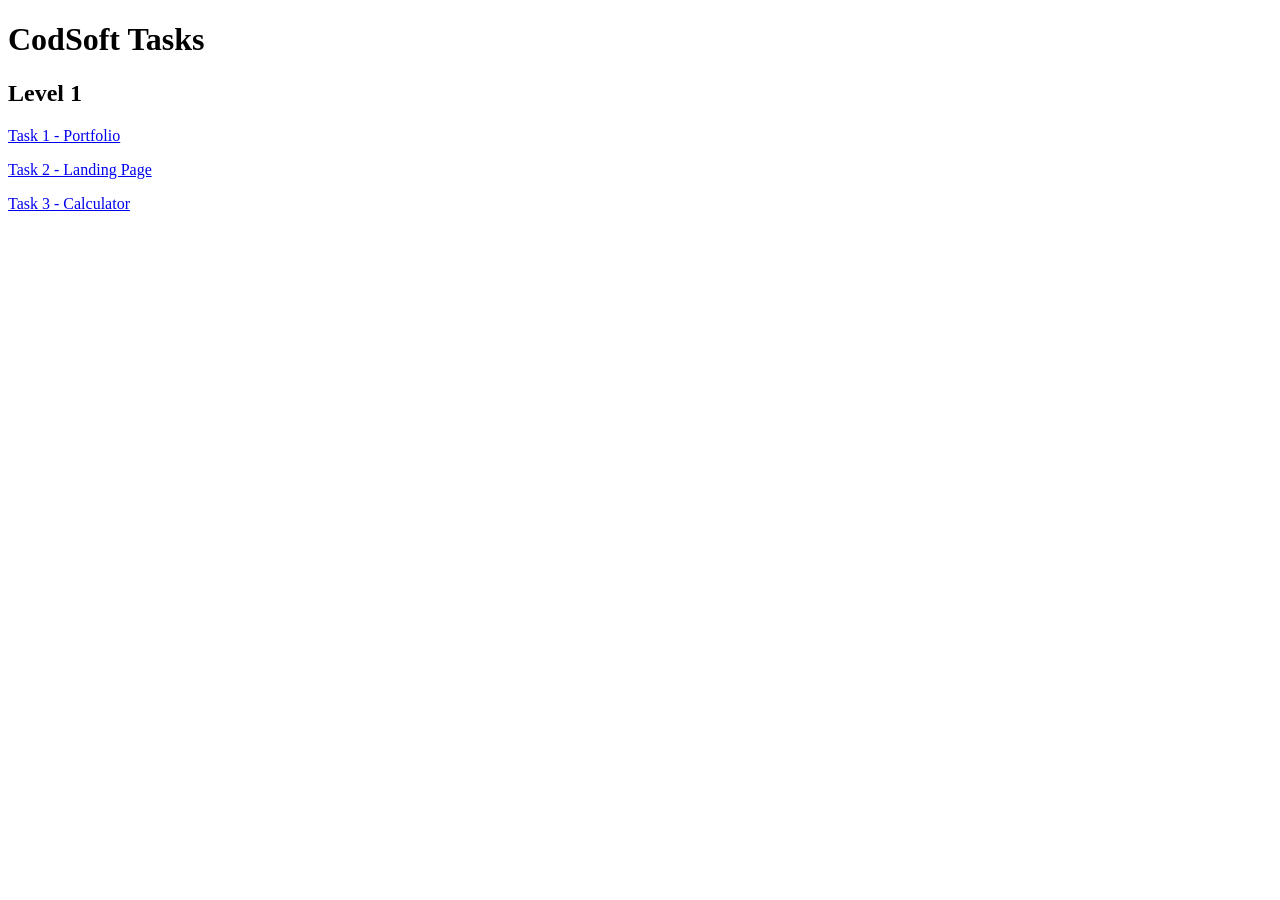
<file: index.html>
<!DOCTYPE html>
<html>

<head>
    <title>CodSoft Tasks</title>
</head>

<body>

    <h1>CodSoft Tasks</h1>

    <h2>Level 1</h2>

    <p><a target="_blank" href="./Task-1/index.html">Task 1 - Portfolio</a></p>
    <p><a target="_blank" href="./Task-2/index.html">Task 2 - Landing Page</a></p>
    <p><a target="_blank" href="./Task-3/index.html">Task 3 - Calculator</a></p>

</body>

</html>
</file>
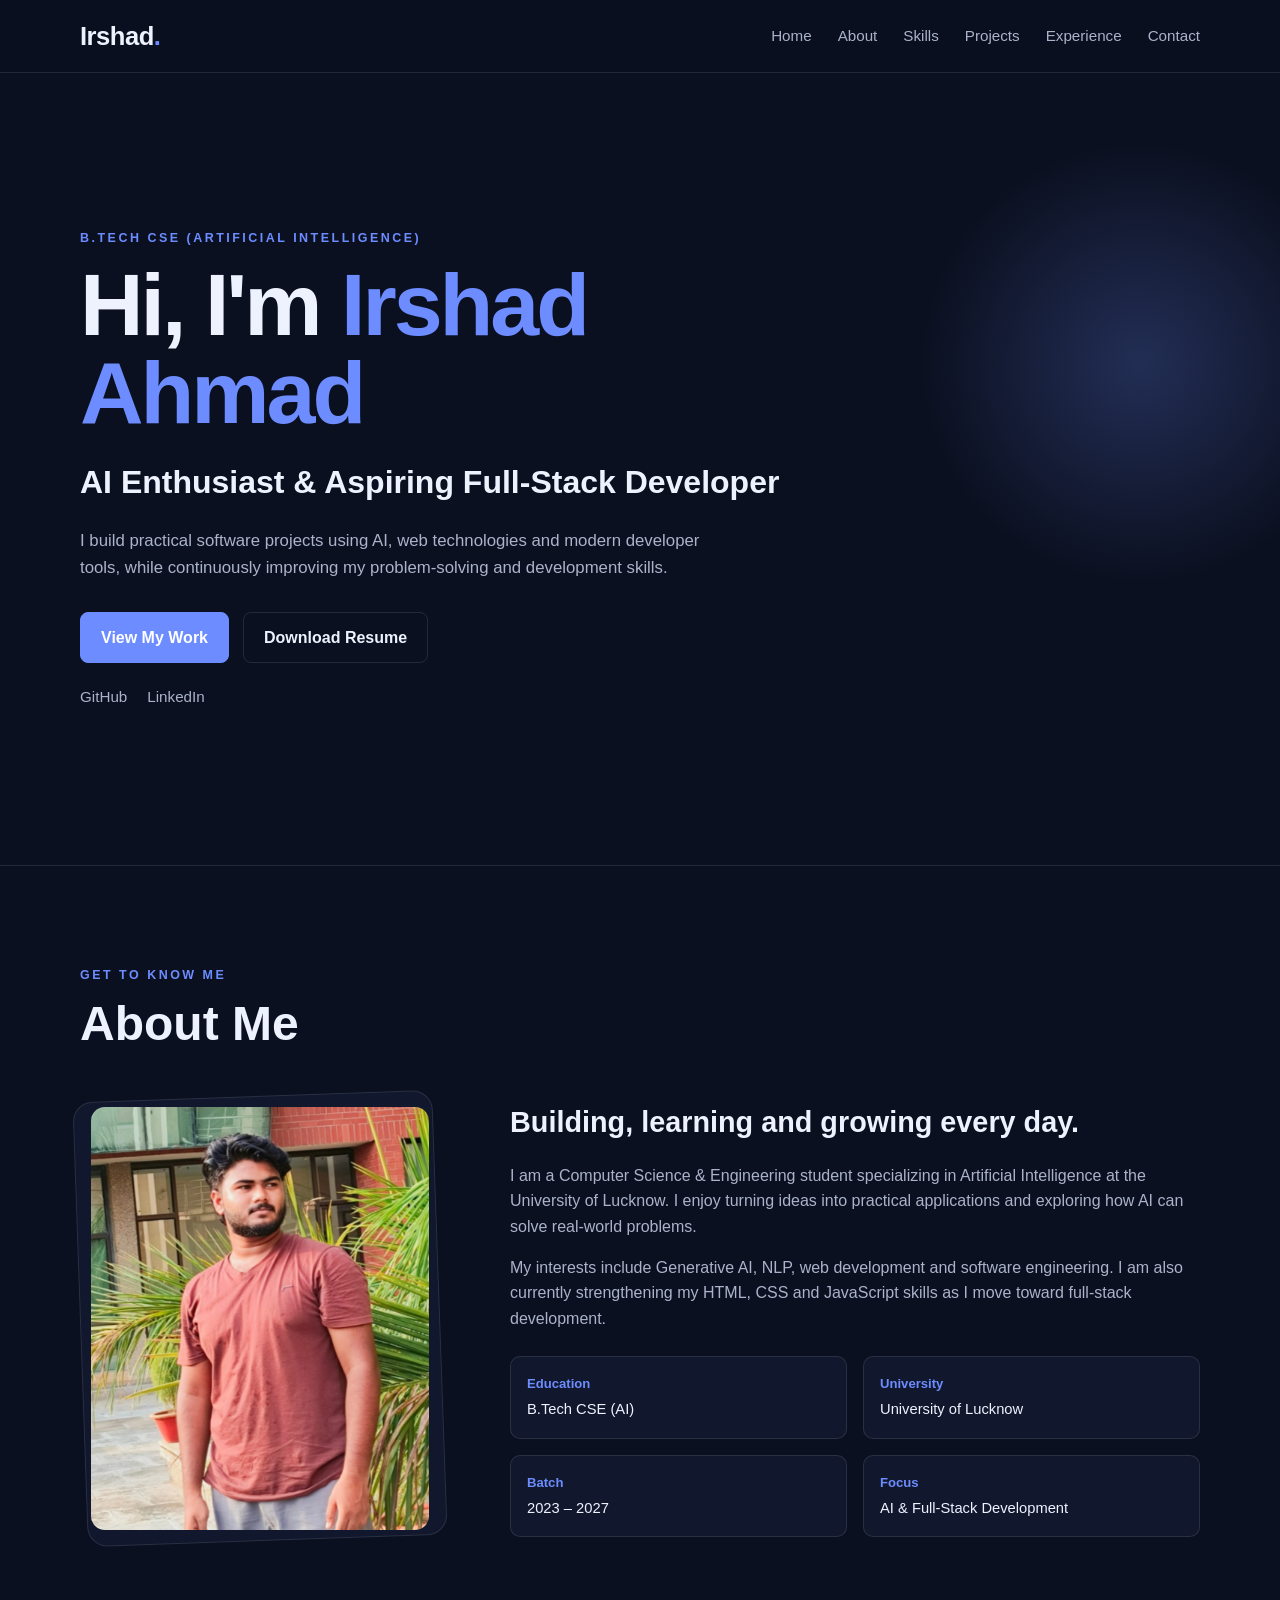
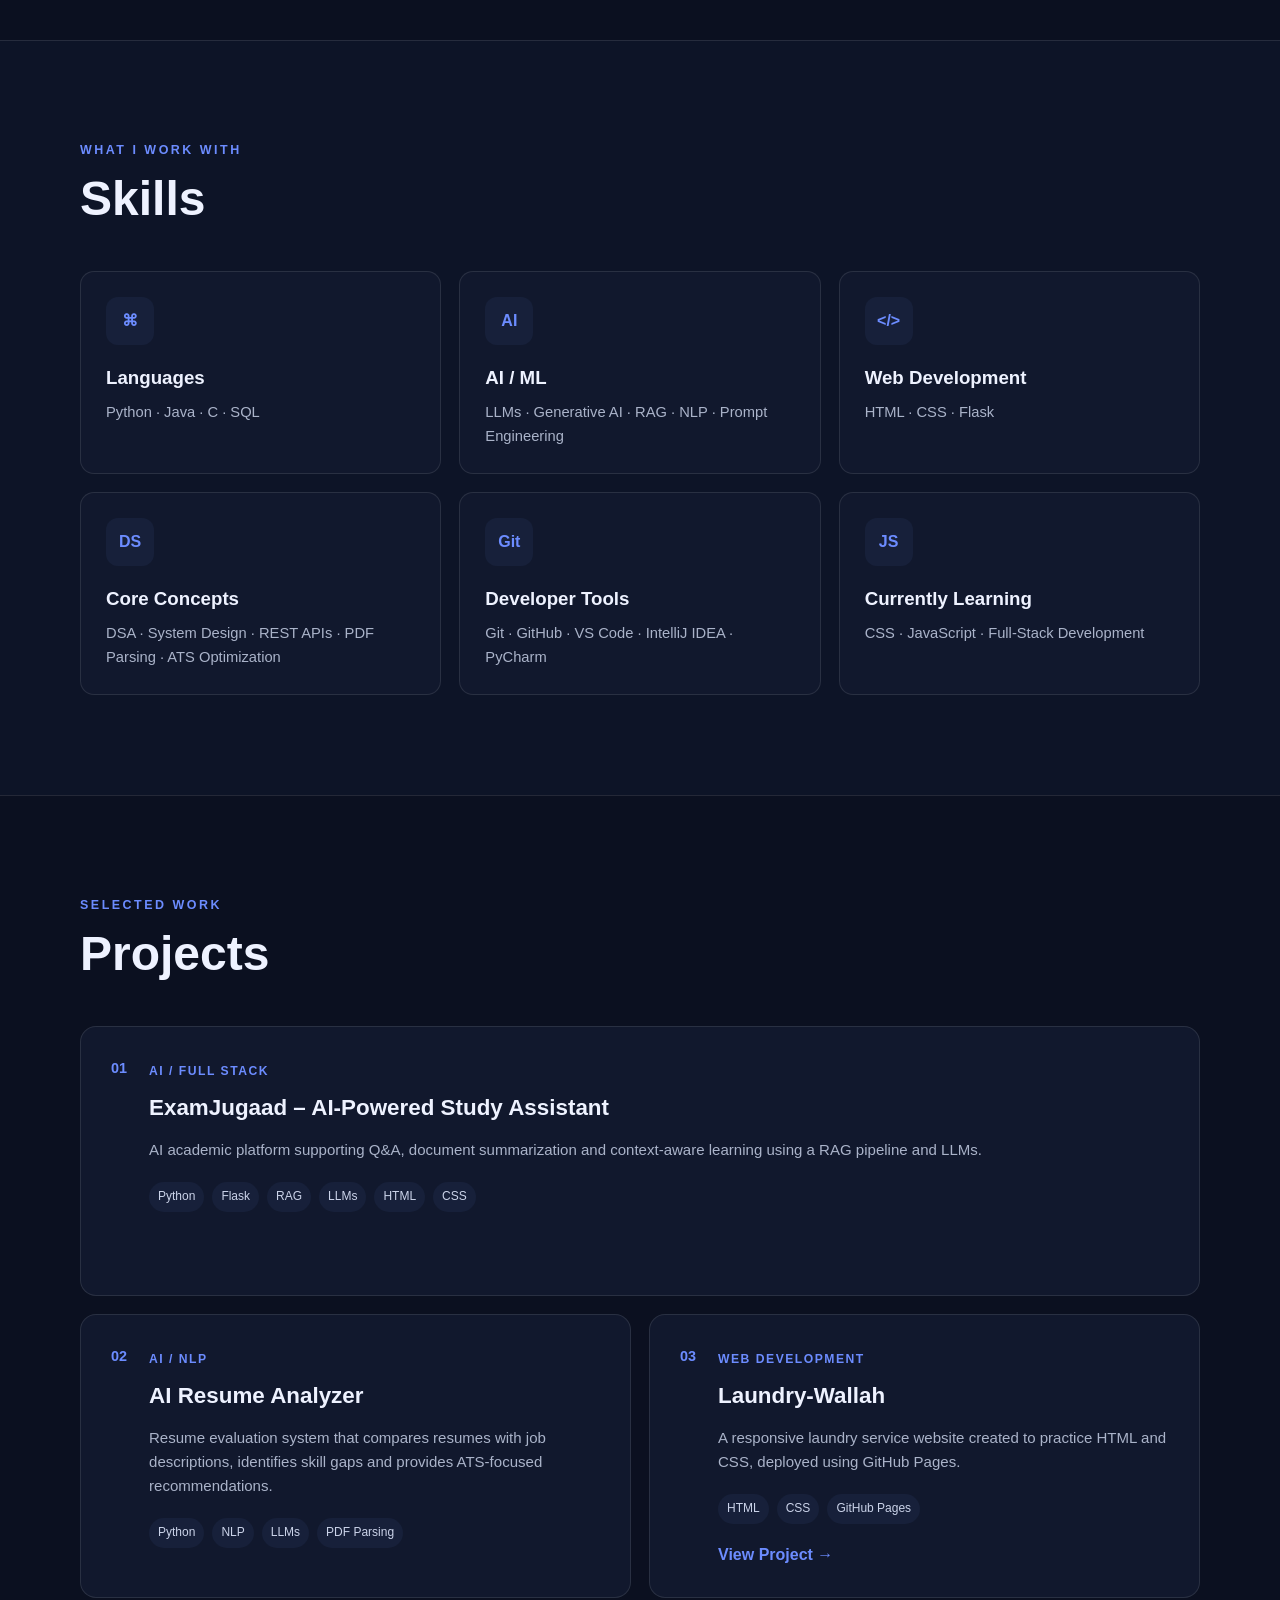
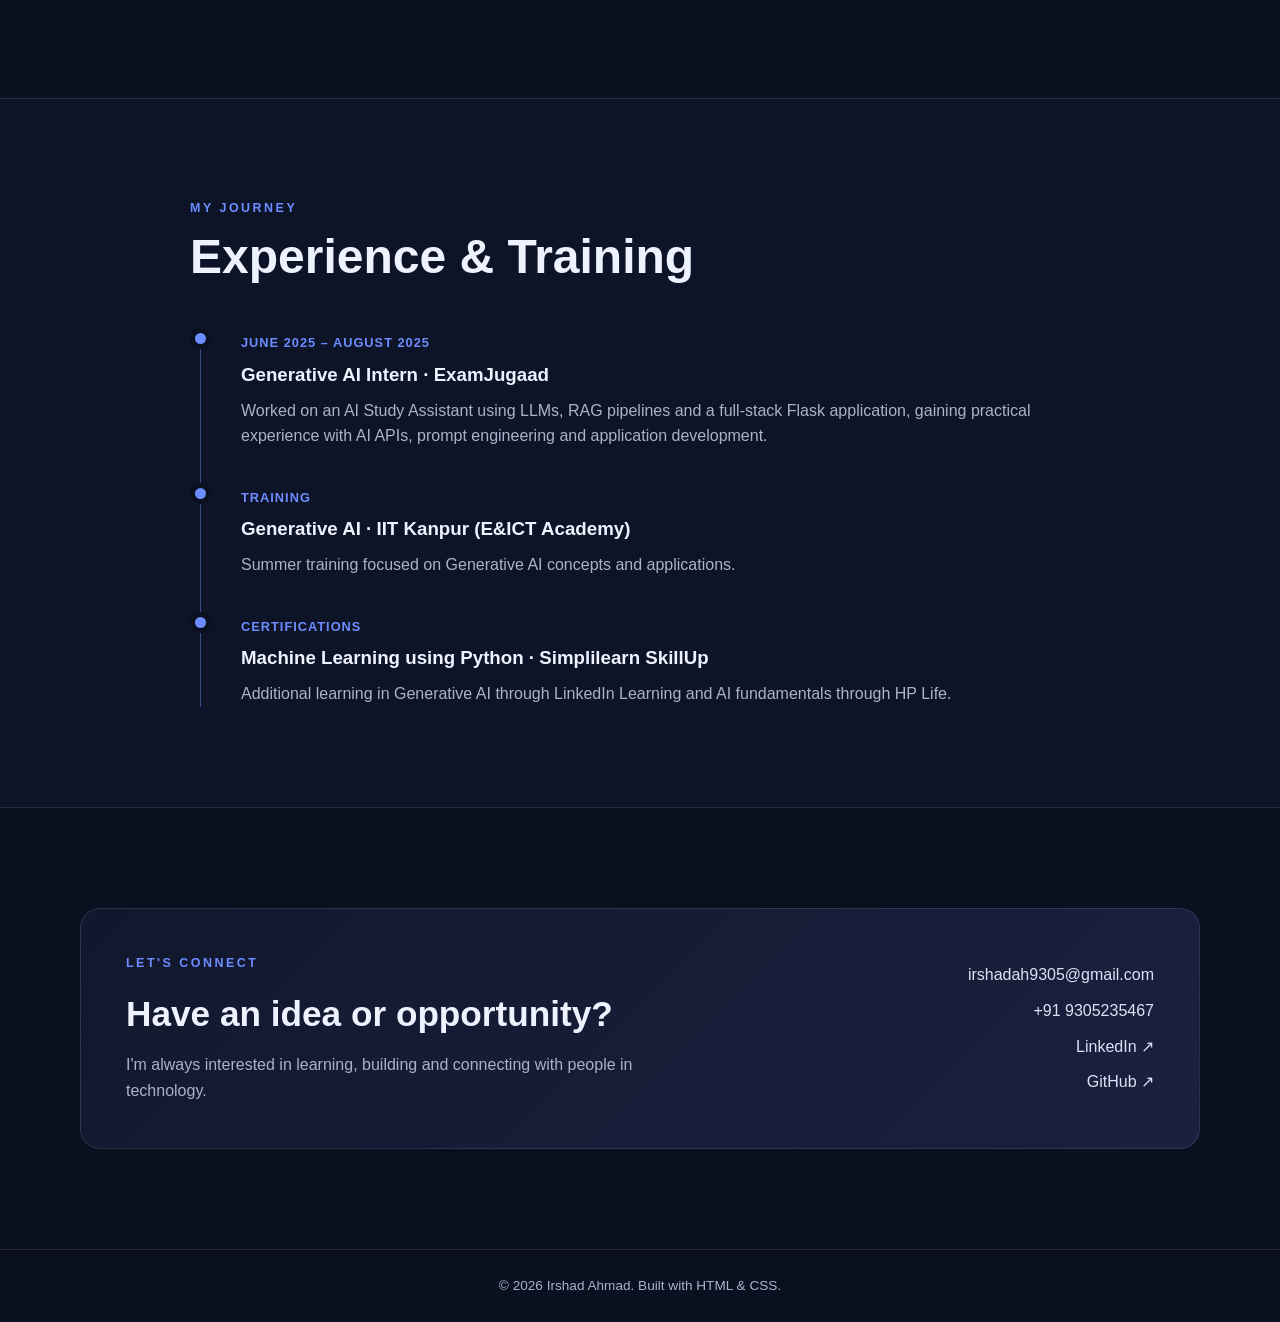
<file: Task-1/index.html>
<!DOCTYPE html>
<html lang="en">

<head>
  <meta charset="UTF-8">
  <meta name="viewport" content="width=device-width, initial-scale=1.0">
  <meta name="description"
    content="Portfolio of Irshad Ahmad — B.Tech CSE (Artificial Intelligence) student and aspiring full-stack developer.">
  <title>Irshad Ahmad | Portfolio</title>
  <link rel="stylesheet" href="style.css">
</head>

<body>
  <header class="header">
    <nav class="navbar container">
      <a href="#home" class="logo">Irshad<span>.</span></a>
      <button class="menu-btn" aria-label="Open navigation">☰</button>
      <ul class="nav-links">
        <li><a href="#home">Home</a></li>
        <li><a href="#about">About</a></li>
        <li><a href="#skills">Skills</a></li>
        <li><a href="#projects">Projects</a></li>
        <li><a href="#experience">Experience</a></li>
        <li><a href="#contact">Contact</a></li>
      </ul>
    </nav>
  </header>

  <main>
    <section id="home" class="hero">
      <div class="hero-bg"></div>
      <div class="container hero-content">
        <div class="hero-text">
          <p class="eyebrow">B.Tech CSE (Artificial Intelligence)</p>
          <h1>Hi, I'm <span>Irshad Ahmad</span></h1>
          <h2>AI Enthusiast & Aspiring Full-Stack Developer</h2>
          <p class="hero-description">
            I build practical software projects using AI, web technologies and modern developer tools,
            while continuously improving my problem-solving and development skills.
          </p>
          <div class="hero-buttons">
            <a class="btn primary" href="#projects">View My Work</a>
            <a class="btn secondary" href="resume.pdf" download>Download Resume</a>
          </div>
          <div class="social-links">
            <a href="https://github.com/irshad68" target="_blank" rel="noopener">GitHub</a>
            <a href="https://www.linkedin.com/in/irshad-ahmad-06734029a/" target="_blank" rel="noopener">LinkedIn</a>
          </div>
        </div>
      </div>
    </section>

    <section id="about" class="section about">
      <div class="container">
        <div class="section-heading">
          <p class="eyebrow">Get to know me</p>
          <h2>About Me</h2>
        </div>
        <div class="about-grid">
          <div class="photo-card">
            <img src="assets/profile.jpg" alt="Irshad Ahmad">
          </div>
          <div class="about-content">
            <h3>Building, learning and growing every day.</h3>
            <p>
              I am a Computer Science & Engineering student specializing in Artificial Intelligence at the
              University of Lucknow. I enjoy turning ideas into practical applications and exploring how AI
              can solve real-world problems.
            </p>
            <p>
              My interests include Generative AI, NLP, web development and software engineering. I am also
              currently strengthening my HTML, CSS and JavaScript skills as I move toward full-stack development.
            </p>
            <div class="about-facts">
              <div><strong>Education</strong><span>B.Tech CSE (AI)</span></div>
              <div><strong>University</strong><span>University of Lucknow</span></div>
              <div><strong>Batch</strong><span>2023 – 2027</span></div>
              <div><strong>Focus</strong><span>AI & Full-Stack Development</span></div>
            </div>
          </div>
        </div>
      </div>
    </section>

    <section id="skills" class="section skills-section">
      <div class="container">
        <div class="section-heading">
          <p class="eyebrow">What I work with</p>
          <h2>Skills</h2>
        </div>
        <div class="skills-grid">
          <article class="skill-card">
            <div class="skill-icon">⌘</div>
            <h3>Languages</h3>
            <p>Python · Java · C · SQL</p>
          </article>
          <article class="skill-card">
            <div class="skill-icon">AI</div>
            <h3>AI / ML</h3>
            <p>LLMs · Generative AI · RAG · NLP · Prompt Engineering</p>
          </article>
          <article class="skill-card">
            <div class="skill-icon">&lt;/&gt;</div>
            <h3>Web Development</h3>
            <p>HTML · CSS · Flask</p>
          </article>
          <article class="skill-card">
            <div class="skill-icon">DS</div>
            <h3>Core Concepts</h3>
            <p>DSA · System Design · REST APIs · PDF Parsing · ATS Optimization</p>
          </article>
          <article class="skill-card">
            <div class="skill-icon">Git</div>
            <h3>Developer Tools</h3>
            <p>Git · GitHub · VS Code · IntelliJ IDEA · PyCharm</p>
          </article>
          <article class="skill-card">
            <div class="skill-icon">JS</div>
            <h3>Currently Learning</h3>
            <p>CSS · JavaScript · Full-Stack Development</p>
          </article>
        </div>
      </div>
    </section>

    <section id="projects" class="section">
      <div class="container">
        <div class="section-heading">
          <p class="eyebrow">Selected work</p>
          <h2>Projects</h2>
        </div>
        <div class="projects-grid">
          <article class="project-card featured">
            <div class="project-number">01</div>
            <div>
              <span class="project-tag">AI / Full Stack</span>
              <h3>ExamJugaad – AI-Powered Study Assistant</h3>
              <p>AI academic platform supporting Q&A, document summarization and context-aware learning using a RAG
                pipeline and LLMs.</p>
              <div class="tech-list">
                <span>Python</span><span>Flask</span><span>RAG</span><span>LLMs</span><span>HTML</span><span>CSS</span>
              </div>
            </div>
          </article>
          <article class="project-card">
            <div class="project-number">02</div>
            <div>
              <span class="project-tag">AI / NLP</span>
              <h3>AI Resume Analyzer</h3>
              <p>Resume evaluation system that compares resumes with job descriptions, identifies skill gaps and
                provides ATS-focused recommendations.</p>
              <div class="tech-list"><span>Python</span><span>NLP</span><span>LLMs</span><span>PDF Parsing</span></div>
            </div>
          </article>
          <article class="project-card">
            <div class="project-number">03</div>
            <div>
              <span class="project-tag">Web Development</span>
              <h3>Laundry-Wallah</h3>
              <p>A responsive laundry service website created to practice HTML and CSS, deployed using GitHub Pages.</p>
              <div class="tech-list"><span>HTML</span><span>CSS</span><span>GitHub Pages</span></div>
              <a class="project-link" href="https://irshad68.github.io/Laundry-Wallah/" target="_blank"
                rel="noopener">View Project →</a>
            </div>
          </article>
        </div>
      </div>
    </section>

    <section id="experience" class="section experience-section">
      <div class="container narrow">
        <div class="section-heading">
          <p class="eyebrow">My journey</p>
          <h2>Experience & Training</h2>
        </div>
        <div class="timeline">
          <article class="timeline-item">
            <span class="timeline-dot"></span>
            <div><span class="date">June 2025 – August 2025</span>
              <h3>Generative AI Intern · ExamJugaad</h3>
              <p>Worked on an AI Study Assistant using LLMs, RAG pipelines and a full-stack Flask application, gaining
                practical experience with AI APIs, prompt engineering and application development.</p>
            </div>
          </article>
          <article class="timeline-item">
            <span class="timeline-dot"></span>
            <div><span class="date">Training</span>
              <h3>Generative AI · IIT Kanpur (E&ICT Academy)</h3>
              <p>Summer training focused on Generative AI concepts and applications.</p>
            </div>
          </article>
          <article class="timeline-item">
            <span class="timeline-dot"></span>
            <div><span class="date">Certifications</span>
              <h3>Machine Learning using Python · Simplilearn SkillUp</h3>
              <p>Additional learning in Generative AI through LinkedIn Learning and AI fundamentals through HP Life.</p>
            </div>
          </article>
        </div>
      </div>
    </section>

    <section id="contact" class="section contact-section">
      <div class="container contact-box">
        <div>
          <p class="eyebrow">Let's connect</p>
          <h2>Have an idea or opportunity?</h2>
          <p>I'm always interested in learning, building and connecting with people in technology.</p>
        </div>
        <div class="contact-details">
          <a href="mailto:irshadah9305@gmail.com">irshadah9305@gmail.com</a>
          <a href="tel:+919305235467">+91 9305235467</a>
          <a href="https://www.linkedin.com/in/irshad-ahmad-06734029a/" target="_blank" rel="noopener">LinkedIn ↗</a>
          <a href="https://github.com/irshad68" target="_blank" rel="noopener">GitHub ↗</a>
        </div>
      </div>
    </section>
  </main>

  <footer class="footer">
    <p>© 2026 Irshad Ahmad. Built with HTML & CSS.</p>
  </footer>

  <script>
    const menuBtn = document.querySelector('.menu-btn');
    const navLinks = document.querySelector('.nav-links');
    menuBtn.addEventListener('click', () => navLinks.classList.toggle('show'));
    document.querySelectorAll('.nav-links a').forEach(link => {
      link.addEventListener('click', () => navLinks.classList.remove('show'));
    });
  </script>
</body>

</html>
</file>
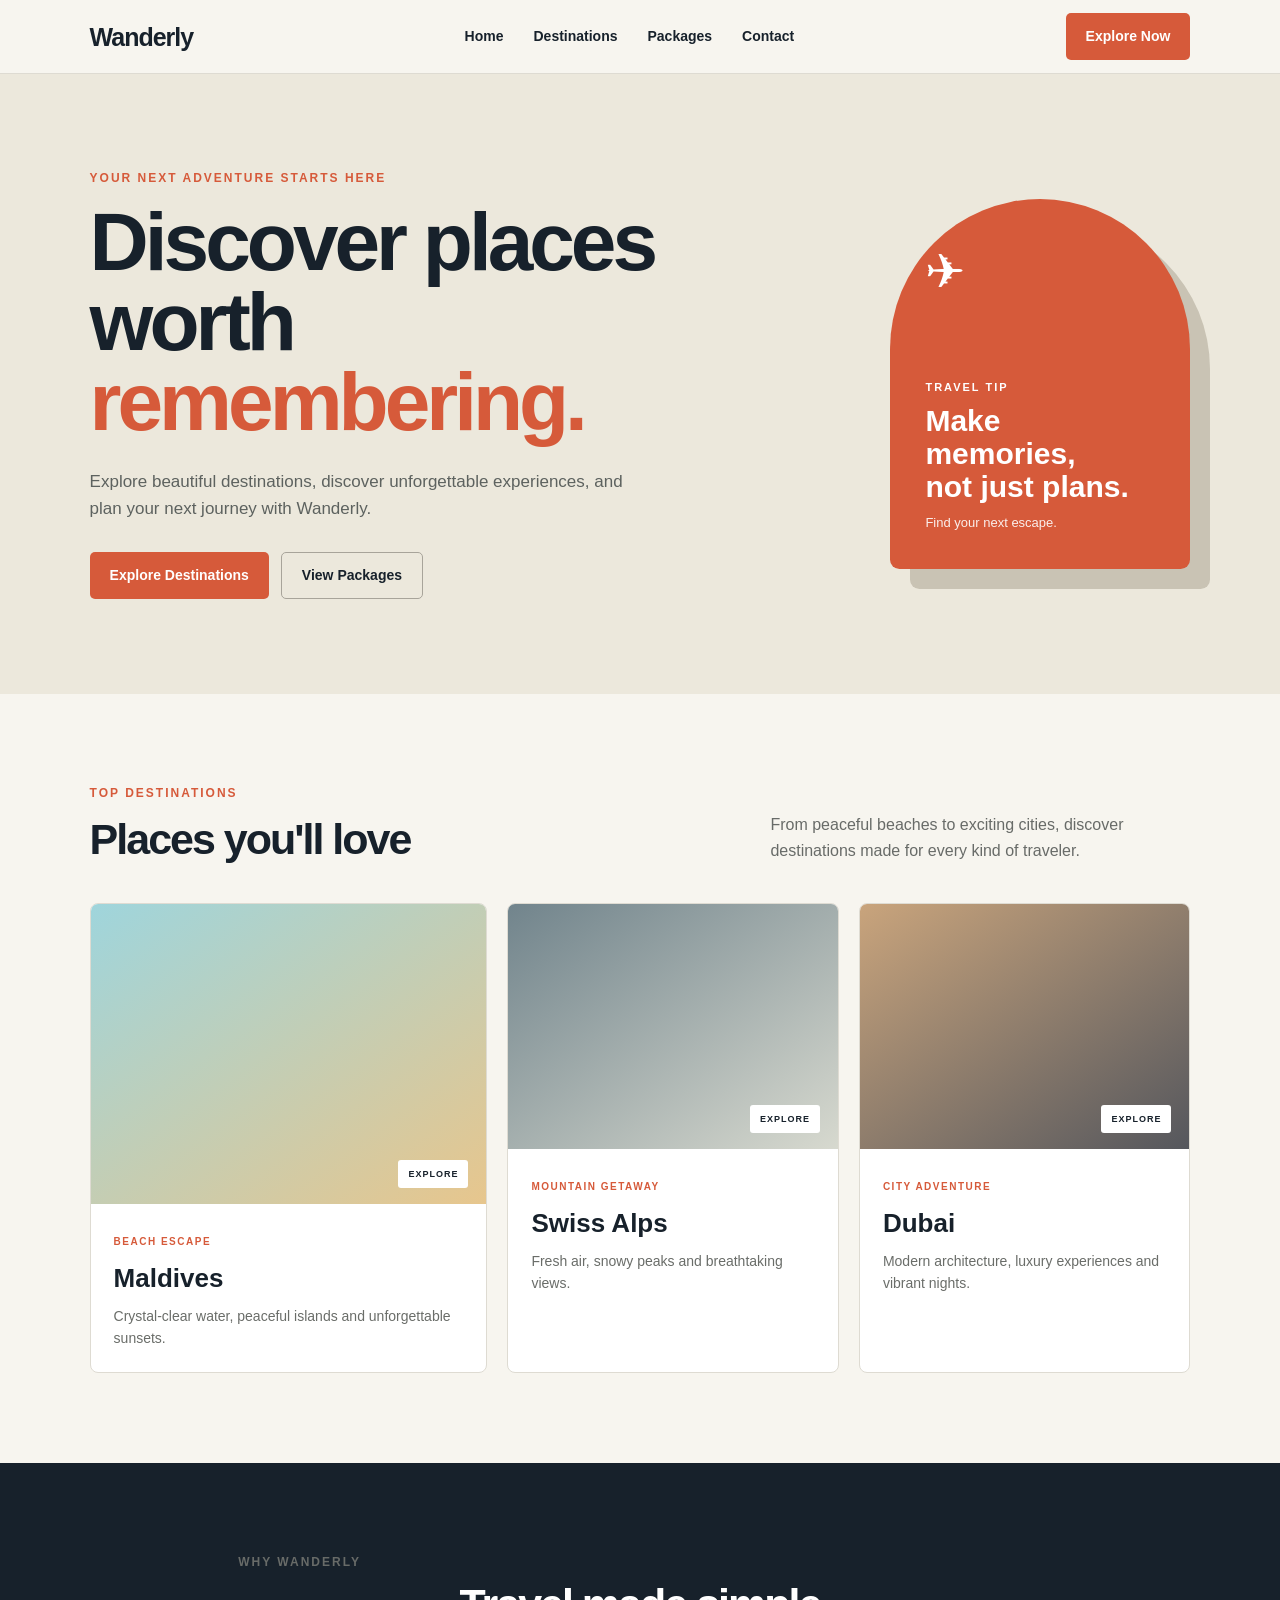
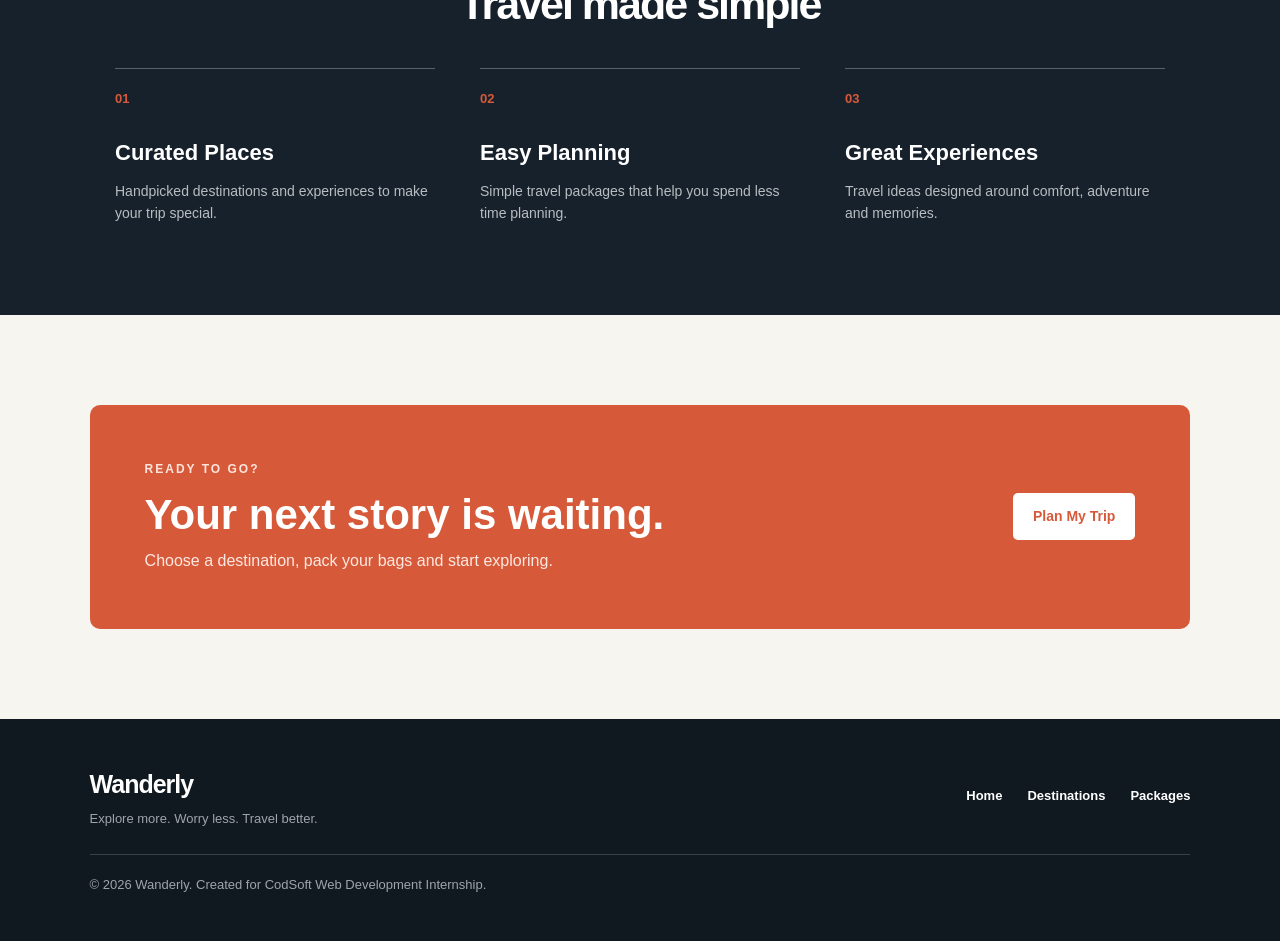
<file: Task-2/index.html>
<!DOCTYPE html>
<html lang="en">
<head>
<meta charset="UTF-8">
<meta name="viewport" content="width=device-width, initial-scale=1.0">
<title>Wanderly - Explore the World</title>
<link rel="stylesheet" href="style.css">
</head>
<body>
<header class="navbar">
  <div class="logo">Wanderly</div>
  <nav>
    <a href="#home">Home</a>
    <a href="#destinations">Destinations</a>
    <a href="#packages">Packages</a>
    <a href="#contact">Contact</a>
  </nav>
  <a class="nav-btn" href="#packages">Explore Now</a>
</header>

<main>
<section class="hero" id="home">
  <div class="hero-content">
    <p class="eyebrow">YOUR NEXT ADVENTURE STARTS HERE</p>
    <h1>Discover places<br>worth <span>remembering.</span></h1>
    <p class="hero-text">Explore beautiful destinations, discover unforgettable experiences, and plan your next journey with Wanderly.</p>
    <div class="hero-buttons">
      <a href="#destinations" class="primary-btn">Explore Destinations</a>
      <a href="#packages" class="secondary-btn">View Packages</a>
    </div>
  </div>
  <div class="hero-card">
    <div class="travel-icon">✈</div>
    <p>TRAVEL TIP</p>
    <h3>Make memories,<br>not just plans.</h3>
    <span>Find your next escape.</span>
  </div>
</section>

<section class="section" id="destinations">
  <div class="section-heading">
    <div><p class="eyebrow">TOP DESTINATIONS</p><h2>Places you'll love</h2></div>
    <p>From peaceful beaches to exciting cities, discover destinations made for every kind of traveler.</p>
  </div>
  <div class="destination-grid">
    <article class="destination-card large-card">
      <div class="card-image beach"></div>
      <div class="card-content"><span>BEACH ESCAPE</span><h3>Maldives</h3><p>Crystal-clear water, peaceful islands and unforgettable sunsets.</p></div>
    </article>
    <article class="destination-card">
      <div class="card-image mountains"></div>
      <div class="card-content"><span>MOUNTAIN GETAWAY</span><h3>Swiss Alps</h3><p>Fresh air, snowy peaks and breathtaking views.</p></div>
    </article>
    <article class="destination-card">
      <div class="card-image city"></div>
      <div class="card-content"><span>CITY ADVENTURE</span><h3>Dubai</h3><p>Modern architecture, luxury experiences and vibrant nights.</p></div>
    </article>
  </div>
</section>

<section class="features section">
  <div class="section-heading centered">
    <p class="eyebrow">WHY WANDERLY</p><h2>Travel made simple</h2>
  </div>
  <div class="feature-grid">
    <div class="feature"><div class="feature-number">01</div><h3>Curated Places</h3><p>Handpicked destinations and experiences to make your trip special.</p></div>
    <div class="feature"><div class="feature-number">02</div><h3>Easy Planning</h3><p>Simple travel packages that help you spend less time planning.</p></div>
    <div class="feature"><div class="feature-number">03</div><h3>Great Experiences</h3><p>Travel ideas designed around comfort, adventure and memories.</p></div>
  </div>
</section>

<section class="section" id="packages">
  <div class="package-box">
    <div><p class="eyebrow">READY TO GO?</p><h2>Your next story is waiting.</h2><p>Choose a destination, pack your bags and start exploring.</p></div>
    <a href="#contact" class="primary-btn">Plan My Trip</a>
  </div>
</section>
</main>

<footer id="contact">
  <div><div class="logo">Wanderly</div><p>Explore more. Worry less. Travel better.</p></div>
  <div class="footer-links"><a href="#home">Home</a><a href="#destinations">Destinations</a><a href="#packages">Packages</a></div>
  <p class="copyright">© 2026 Wanderly. Created for CodSoft Web Development Internship.</p>
</footer>
</body>
</html>
</file>
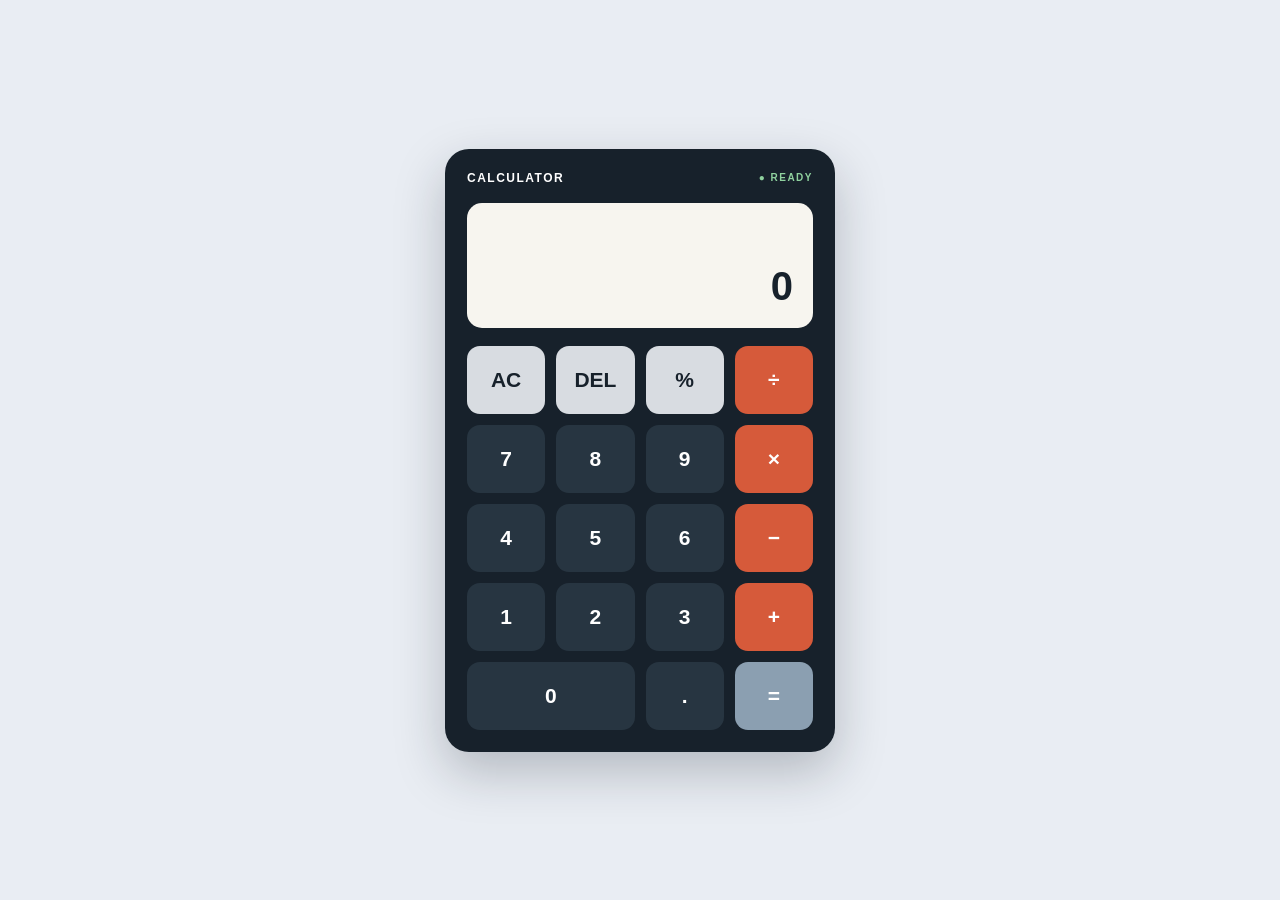
<file: Task-3/index.html>
<!DOCTYPE html>
<html lang="en">
<head>
    <meta charset="UTF-8">
    <meta name="viewport" content="width=device-width, initial-scale=1.0">
    <title>Modern Calculator</title>
    <link rel="stylesheet" href="style.css">
</head>
<body>

    <main class="calculator">
        <div class="calculator-header">
            <span>CALCULATOR</span>
            <span class="status">● READY</span>
        </div>

        <div class="display">
            <div id="previous"></div>
            <div id="current">0</div>
        </div>

        <div class="buttons">
            <button class="function" data-action="clear">AC</button>
            <button class="function" data-action="delete">DEL</button>
            <button class="function" data-action="percent">%</button>
            <button class="operator" data-operator="÷">÷</button>

            <button data-number="7">7</button>
            <button data-number="8">8</button>
            <button data-number="9">9</button>
            <button class="operator" data-operator="×">×</button>

            <button data-number="4">4</button>
            <button data-number="5">5</button>
            <button data-number="6">6</button>
            <button class="operator" data-operator="−">−</button>

            <button data-number="1">1</button>
            <button data-number="2">2</button>
            <button data-number="3">3</button>
            <button class="operator" data-operator="+">+</button>

            <button class="zero" data-number="0">0</button>
            <button data-number=".">.</button>
            <button class="equals" data-action="calculate">=</button>
        </div>
    </main>

    <script src="script.js"></script>
</body>
</html>
</file>
<file: Task-1/style.css>
:root {
  --bg: #0b1020;
  --surface: #11182d;
  --surface-2: #17203a;
  --text: #eef2ff;
  --muted: #aab3c9;
  --accent: #6c8cff;
  --accent-2: #9a7cff;
  --border: rgba(255,255,255,.1);
  --max: 1120px;
}

* { box-sizing: border-box; margin: 0; padding: 0; }
html { scroll-behavior: smooth; }
body { font-family: Arial, Helvetica, sans-serif; background: var(--bg); color: var(--text); line-height: 1.6; }
a { color: inherit; text-decoration: none; }
.container { width: min(92%, var(--max)); margin: auto; }
.narrow { width: min(92%, 900px); }

.header { position: sticky; top: 0; z-index: 100; background: rgba(11,16,32,.9); backdrop-filter: blur(12px); border-bottom: 1px solid var(--border); }
.navbar { min-height: 72px; display: flex; align-items: center; justify-content: space-between; }
.logo { font-size: 1.6rem; font-weight: 800; letter-spacing: -.5px; }
.logo span { color: var(--accent); }
.nav-links { display: flex; list-style: none; gap: 26px; }
.nav-links a { color: var(--muted); font-size: .95rem; transition: .25s; }
.nav-links a:hover { color: var(--text); }
.menu-btn { display: none; border: 0; background: none; color: var(--text); font-size: 1.6rem; cursor: pointer; }

.hero { min-height: 88vh; display: flex; align-items: center; position: relative; overflow: hidden; }
.hero-bg { position: absolute; width: 480px; height: 480px; right: -100px; top: 50px; background: radial-gradient(circle, rgba(108,140,255,.24), transparent 65%); }
.hero-content { position: relative; }
.hero-text { max-width: 760px; }
.eyebrow { text-transform: uppercase; letter-spacing: 2.5px; color: var(--accent); font-weight: 700; font-size: .78rem; margin-bottom: 12px; }
.hero h1 { font-size: clamp(3rem, 7vw, 5.5rem); line-height: 1; letter-spacing: -3px; margin-bottom: 20px; }
.hero h1 span { color: var(--accent); }
.hero h2 { font-size: clamp(1.3rem, 3vw, 2rem); margin-bottom: 20px; }
.hero-description { max-width: 650px; color: var(--muted); font-size: 1.05rem; }
.hero-buttons { display: flex; gap: 14px; flex-wrap: wrap; margin: 30px 0 22px; }
.btn { padding: 12px 20px; border-radius: 8px; font-weight: 700; border: 1px solid var(--border); transition: .25s; }
.btn.primary { background: var(--accent); color: #fff; border-color: var(--accent); }
.btn.secondary { background: transparent; }
.btn:hover { transform: translateY(-2px); }
.social-links { display: flex; gap: 20px; color: var(--muted); font-size: .95rem; }
.social-links a:hover { color: var(--accent); }

.section { padding: 100px 0; border-top: 1px solid var(--border); }
.section-heading { margin-bottom: 45px; }
.section-heading h2 { font-size: clamp(2rem, 5vw, 3rem); line-height: 1.1; }
.about-grid { display: grid; grid-template-columns: 360px 1fr; gap: 70px; align-items: center; }
.photo-card { padding: 10px; background: var(--surface); border: 1px solid var(--border); border-radius: 20px; transform: rotate(-2deg); }
.photo-card img { display: block; width: 100%; aspect-ratio: 4/5; object-fit: cover; border-radius: 14px; transform: rotate(2deg); }
.about-content h3 { font-size: 1.8rem; margin-bottom: 18px; }
.about-content p { color: var(--muted); margin-bottom: 15px; }
.about-facts { display: grid; grid-template-columns: 1fr 1fr; gap: 16px; margin-top: 25px; }
.about-facts div { background: var(--surface); border: 1px solid var(--border); padding: 16px; border-radius: 10px; }
.about-facts strong, .about-facts span { display: block; }
.about-facts strong { font-size: .82rem; color: var(--accent); margin-bottom: 4px; }
.about-facts span { font-size: .92rem; }

.skills-section { background: #0d1427; }
.skills-grid { display: grid; grid-template-columns: repeat(3, 1fr); gap: 18px; }
.skill-card { background: var(--surface); border: 1px solid var(--border); padding: 25px; border-radius: 14px; transition: .25s; }
.skill-card:hover { transform: translateY(-5px); border-color: rgba(108,140,255,.45); }
.skill-icon { width: 48px; height: 48px; display: grid; place-items: center; border-radius: 12px; background: var(--surface-2); color: var(--accent); font-weight: 800; margin-bottom: 18px; }
.skill-card h3 { margin-bottom: 8px; }
.skill-card p { color: var(--muted); font-size: .92rem; }

.projects-grid { display: grid; grid-template-columns: 1fr 1fr; gap: 18px; }
.project-card { background: var(--surface); border: 1px solid var(--border); border-radius: 16px; padding: 30px; display: flex; gap: 22px; min-height: 270px; }
.project-card.featured { grid-column: 1 / -1; }
.project-number { color: var(--accent); font-size: .9rem; font-weight: 800; }
.project-tag { color: var(--accent); font-size: .76rem; text-transform: uppercase; letter-spacing: 1.5px; font-weight: 700; }
.project-card h3 { font-size: 1.4rem; margin: 8px 0 12px; }
.project-card p { color: var(--muted); font-size: .94rem; }
.tech-list { display: flex; gap: 8px; flex-wrap: wrap; margin-top: 20px; }
.tech-list span { padding: 5px 9px; border-radius: 20px; background: var(--surface-2); color: #cbd3e9; font-size: .75rem; }
.project-link { display: inline-block; margin-top: 18px; color: var(--accent); font-weight: 700; }

.experience-section { background: #0d1427; }
.timeline { position: relative; margin-left: 10px; padding-left: 30px; border-left: 1px solid rgba(108,140,255,.45); }
.timeline-item { position: relative; padding: 0 0 35px 10px; }
.timeline-item:last-child { padding-bottom: 0; }
.timeline-dot { position: absolute; left: -36px; top: 4px; width: 11px; height: 11px; border-radius: 50%; background: var(--accent); box-shadow: 0 0 0 5px var(--bg); }
.date { color: var(--accent); font-size: .8rem; font-weight: 700; text-transform: uppercase; letter-spacing: 1px; }
.timeline-item h3 { margin: 5px 0 8px; }
.timeline-item p { color: var(--muted); }

.contact-box { background: linear-gradient(135deg, var(--surface), #1a2140); border: 1px solid var(--border); border-radius: 20px; padding: 45px; display: flex; justify-content: space-between; gap: 40px; align-items: center; }
.contact-box h2 { font-size: 2.2rem; margin-bottom: 10px; }
.contact-box p:not(.eyebrow) { color: var(--muted); max-width: 580px; }
.contact-details { display: flex; flex-direction: column; gap: 10px; text-align: right; }
.contact-details a { color: #dce2f4; }
.contact-details a:hover { color: var(--accent); }
.footer { border-top: 1px solid var(--border); padding: 25px; text-align: center; color: var(--muted); font-size: .85rem; }

@media (max-width: 800px) {
  .menu-btn { display: block; }
  .nav-links { display: none; position: absolute; top: 72px; left: 0; width: 100%; padding: 20px 4%; background: var(--surface); flex-direction: column; gap: 15px; border-bottom: 1px solid var(--border); }
  .nav-links.show { display: flex; }
  .about-grid { grid-template-columns: 1fr; gap: 35px; }
  .photo-card { max-width: 350px; margin: auto; }
  .skills-grid, .projects-grid { grid-template-columns: 1fr; }
  .project-card.featured { grid-column: auto; }
  .contact-box { flex-direction: column; align-items: flex-start; }
  .contact-details { text-align: left; }
}

@media (max-width: 520px) {
  .hero h1 { letter-spacing: -2px; }
  .section { padding: 75px 0; }
  .about-facts { grid-template-columns: 1fr; }
  .project-card { padding: 22px; }
  .contact-box { padding: 28px; }
}
</file>
<file: Task-2/style.css>
*{margin:0;padding:0;box-sizing:border-box}
html{scroll-behavior:smooth}
body{font-family:Arial,Helvetica,sans-serif;color:#17212b;background:#f7f5ef;line-height:1.6}
a{text-decoration:none;color:inherit}
.navbar{min-height:74px;padding:0 7%;display:flex;align-items:center;justify-content:space-between;background:#f7f5ef;border-bottom:1px solid #dedbd2;position:sticky;top:0;z-index:10}
.logo{font-size:25px;font-weight:800;letter-spacing:-1px}
.navbar nav{display:flex;gap:30px}.navbar nav a{font-size:14px;font-weight:600}.navbar nav a:hover,.footer-links a:hover{color:#d65a3a}
.nav-btn,.primary-btn{display:inline-block;padding:12px 20px;background:#d65a3a;color:white;border-radius:5px;font-weight:700;font-size:14px}
.nav-btn:hover,.primary-btn:hover{background:#b9472b}
.hero{min-height:620px;padding:90px 7%;display:flex;align-items:center;justify-content:space-between;gap:60px;background:#ece8dc}
.hero-content{max-width:650px}.eyebrow{color:#d65a3a;font-size:12px;font-weight:800;letter-spacing:2px;margin-bottom:13px}
.hero h1{font-size:clamp(48px,7vw,82px);line-height:.98;letter-spacing:-4px;margin-bottom:25px}.hero h1 span{color:#d65a3a}
.hero-text{max-width:540px;color:#5d625f;font-size:17px;margin-bottom:30px}
.hero-buttons{display:flex;gap:12px;flex-wrap:wrap}
.secondary-btn{display:inline-block;padding:11px 20px;border:1px solid #a8a49a;border-radius:5px;font-weight:700;font-size:14px}.secondary-btn:hover{background:#fff}
.hero-card{width:300px;min-height:370px;padding:35px;display:flex;flex-direction:column;justify-content:flex-end;background:#d65a3a;color:white;border-radius:160px 160px 10px 10px;box-shadow:20px 20px 0 #c9c3b4}
.travel-icon{font-size:48px;margin-bottom:auto}.hero-card p{font-size:11px;letter-spacing:2px;font-weight:800}.hero-card h3{font-size:30px;line-height:1.1;margin:8px 0 10px}.hero-card span{font-size:13px;opacity:.9}
.section{padding:90px 7%}.section-heading{display:flex;align-items:end;justify-content:space-between;gap:40px;margin-bottom:40px}.section-heading h2{font-size:43px;line-height:1.1;letter-spacing:-2px}.section-heading>p{max-width:420px;color:#686b68}.centered{display:block;text-align:center}.centered .eyebrow{margin-bottom:8px}
.destination-grid{display:grid;grid-template-columns:1.2fr 1fr 1fr;gap:20px}.destination-card{background:white;border:1px solid #dedbd2;border-radius:8px;overflow:hidden}
.card-image{height:245px}.large-card .card-image{height:300px}.beach{background:linear-gradient(145deg,#9fd5dc,#e7c68d)}.mountains{background:linear-gradient(145deg,#71848c,#d7d9cf)}.city{background:linear-gradient(145deg,#c9a47c,#55575d)}
.card-image{position:relative}.card-image:after{content:"EXPLORE";position:absolute;right:18px;bottom:16px;background:white;padding:7px 10px;border-radius:3px;font-size:9px;font-weight:800;letter-spacing:1px}
.card-content{padding:23px}.card-content span{font-size:10px;color:#d65a3a;font-weight:800;letter-spacing:1.5px}.card-content h3{font-size:26px;margin:5px 0}.card-content p{color:#6a6d69;font-size:14px}
.features{background:#17212b;color:white}.feature-grid{max-width:1050px;margin:0 auto;display:grid;grid-template-columns:repeat(3,1fr);gap:45px}.feature{border-top:1px solid #59616a;padding-top:20px}.feature-number{color:#d65a3a;font-weight:800;font-size:13px;margin-bottom:25px}.feature h3{font-size:22px;margin-bottom:10px}.feature p{color:#b8bdc1;font-size:14px}
.package-box{padding:55px;background:#d65a3a;color:white;border-radius:10px;display:flex;justify-content:space-between;align-items:center;gap:30px}.package-box .eyebrow{color:#ffe4dc}.package-box h2{font-size:42px;line-height:1.1;margin-bottom:10px}.package-box p{color:#ffe8e1}.package-box .primary-btn{background:white;color:#d65a3a;white-space:nowrap}
footer{padding:45px 7%;background:#111920;color:white;display:grid;grid-template-columns:1fr auto;gap:20px 50px}footer p{color:#9ea5aa;font-size:13px;margin-top:5px}.footer-links{display:flex;gap:25px;align-items:center;font-size:13px;font-weight:700}.copyright{grid-column:1/-1;border-top:1px solid #394149;padding-top:20px}
@media(max-width:850px){.navbar nav{display:none}.hero{padding-top:60px;padding-bottom:70px;flex-direction:column;align-items:flex-start}.hero-card{width:280px;align-self:center}.destination-grid{grid-template-columns:1fr}.large-card .card-image,.card-image{height:260px}.feature-grid{grid-template-columns:1fr;gap:30px}.package-box{flex-direction:column;align-items:flex-start}footer{grid-template-columns:1fr}}
@media(max-width:500px){.navbar{padding:0 5%}.nav-btn{padding:9px 12px;font-size:12px}.hero,.section{padding-left:5%;padding-right:5%}.hero h1{font-size:50px;letter-spacing:-2px}.section-heading h2,.package-box h2{font-size:34px}.section-heading{display:block}.section-heading>p{margin-top:15px}.package-box{padding:35px 25px}.footer-links{flex-wrap:wrap}}
</file>
<file: Task-3/style.css>
* {
    margin: 0;
    padding: 0;
    box-sizing: border-box;
}

body {
    min-height: 100vh;
    display: flex;
    align-items: center;
    justify-content: center;
    padding: 20px;
    font-family: Arial, Helvetica, sans-serif;
    background: #e9edf3;
    color: #17212b;
}

.calculator {
    width: min(390px, 100%);
    padding: 22px;
    border-radius: 24px;
    background: #17212b;
    box-shadow: 0 20px 50px rgba(23, 33, 43, .25);
}

.calculator-header {
    display: flex;
    justify-content: space-between;
    align-items: center;
    color: #fff;
    font-size: 12px;
    font-weight: 800;
    letter-spacing: 1.5px;
    margin-bottom: 18px;
}

.status {
    color: #8fd19e;
    font-size: 10px;
}

.display {
    min-height: 125px;
    padding: 20px;
    margin-bottom: 18px;
    border-radius: 15px;
    background: #f7f5ef;
    display: flex;
    flex-direction: column;
    justify-content: flex-end;
    align-items: flex-end;
    overflow: hidden;
}

#previous {
    min-height: 22px;
    color: #7b8084;
    font-size: 15px;
    margin-bottom: 5px;
}

#current {
    max-width: 100%;
    overflow-x: auto;
    color: #17212b;
    font-size: 40px;
    font-weight: 700;
    line-height: 1.1;
    scrollbar-width: none;
}

#current::-webkit-scrollbar {
    display: none;
}

.buttons {
    display: grid;
    grid-template-columns: repeat(4, 1fr);
    gap: 11px;
}

button {
    height: 68px;
    border: none;
    border-radius: 13px;
    background: #273541;
    color: #fff;
    font-size: 21px;
    font-weight: 700;
    cursor: pointer;
    transition: transform .12s ease, filter .12s ease;
}

button:hover {
    filter: brightness(1.15);
}

button:active {
    transform: scale(.95);
}

button.function {
    background: #d8dce1;
    color: #17212b;
}

button.operator {
    background: #d65a3a;
    color: #fff;
}

button.equals {
    background: #8b9fb1;
}

button.zero {
    grid-column: span 2;
}

@media (max-width: 420px) {
    .calculator {
        padding: 16px;
    }

    button {
        height: 62px;
    }

    #current {
        font-size: 34px;
    }
}
</file>
